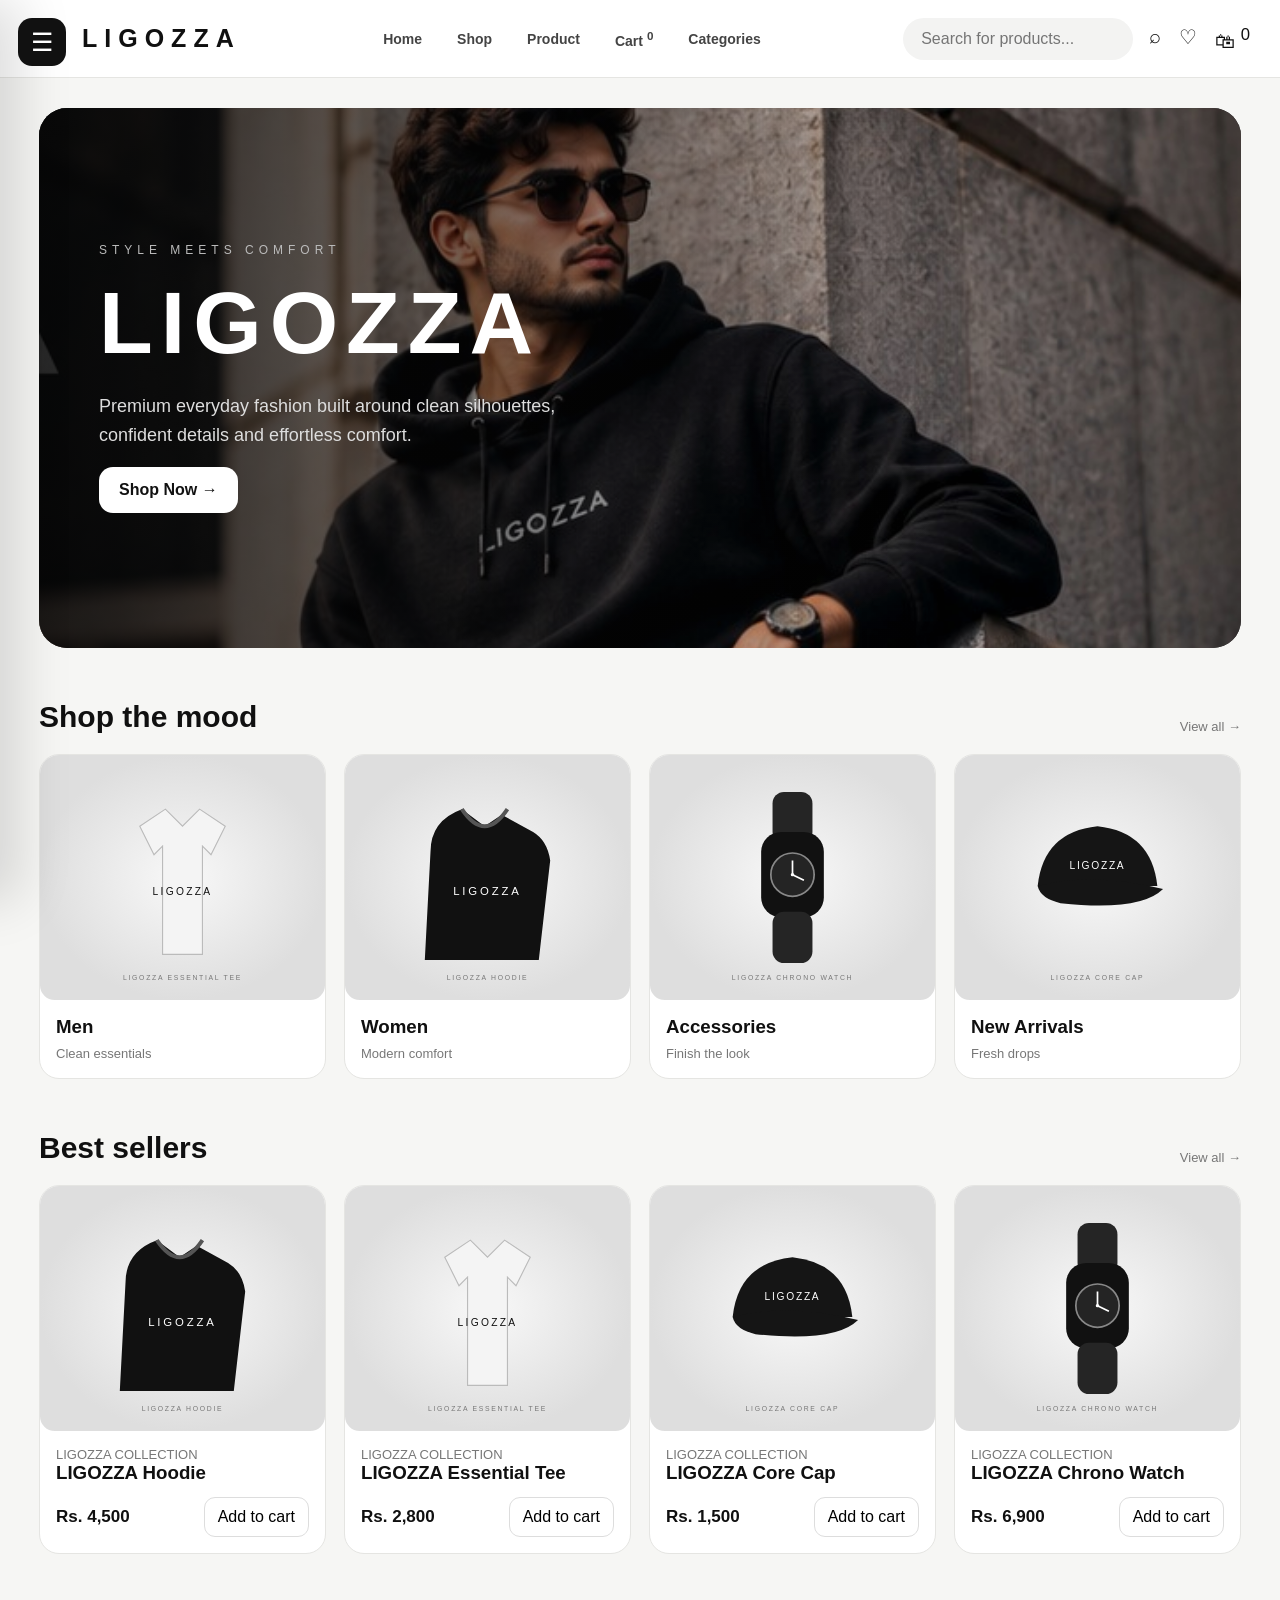
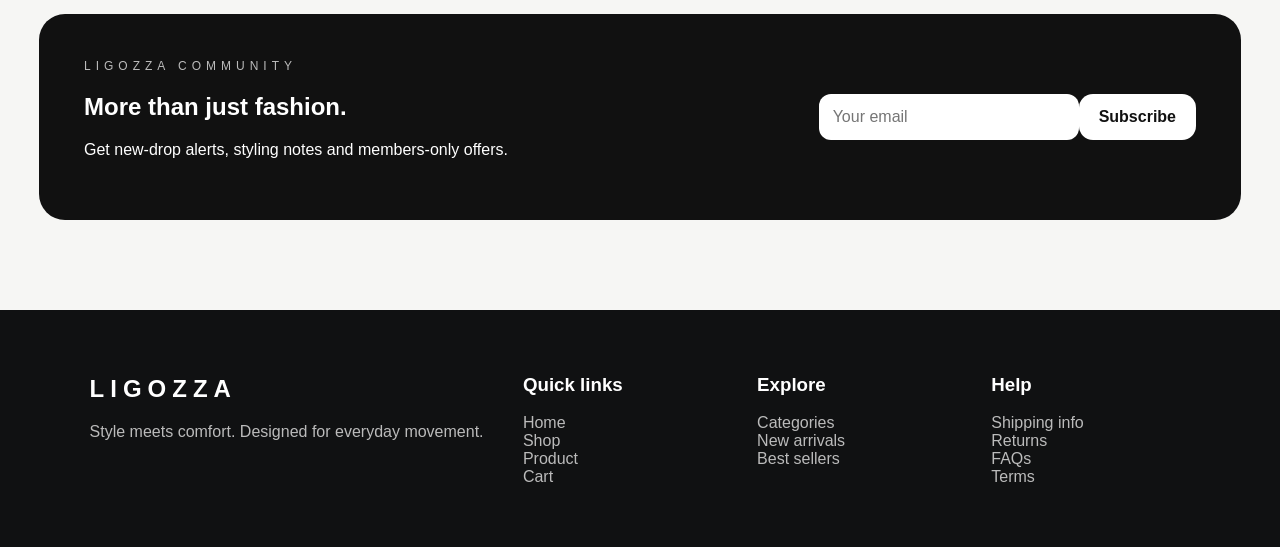
<file: LIGOZZA-full-source/LIGOZZA/index.html>
<!doctype html><html lang="en"><head><meta charset="utf-8"><meta name="viewport" content="width=device-width,initial-scale=1"><title>Home — LIGOZZA</title><link rel="stylesheet" href="styles.css"></head><body><button class="menu-btn" aria-label="Open menu">☰</button>
<aside class="drawer"><div class="brand">LIGOZZA</div><a href="index.html">⌂ &nbsp; Home</a><a href="shop.html">◫ &nbsp; Shop</a><a href="product.html">◉ &nbsp; Product</a><a href="cart.html">🛍 &nbsp; Cart</a><a href="categories.html">▦ &nbsp; Categories</a><a href="shop.html">✦ &nbsp; New Arrivals</a><a href="shop.html">★ &nbsp; Best Sellers</a><a href="index.html#about">ⓘ &nbsp; About Us</a><a href="index.html#contact">✉ &nbsp; Contact</a><div class="small">LIGOZZA · STYLE MEETS COMFORT</div></aside>
<header class="header">
  <a class="logo" href="index.html">LIGOZZA</a>
  <nav class="top-nav">
    <a href="index.html">Home</a>
    <a href="shop.html">Shop</a>
    <a href="product.html">Product</a>
    <a href="cart.html">Cart <sup data-cart-count>0</sup></a>
    <a href="categories.html">Categories</a>
  </nav>
  <div class="header-tools"><input class="search" placeholder="Search for products..." onkeydown="if(event.key==='Enter')location='shop.html'"><div class="icons"><a href="shop.html">⌕</a><a href="cart.html">♡</a><a href="cart.html">🛍 <sup data-cart-count>0</sup></a></div></div>
</header>
<main class="container"><section class="hero"><img src="assets/hero-generated.jpg" alt="LIGOZZA generated campaign visual"><div class="hero-copy"><div class="eyebrow">STYLE MEETS COMFORT</div><h1>LIGOZZA</h1><p>Premium everyday fashion built around clean silhouettes, confident details and effortless comfort.</p><a class="btn light" href="shop.html">Shop Now →</a></div></section>
<div class="section-head"><h2>Shop the mood</h2><a class="muted" href="shop.html">View all →</a></div><div class="grid">
<a class="cat" href="men.html"><img src="assets/tee.svg"><div class="pad"><h3>Men</h3><span class="muted">Clean essentials</span></div></a>
<a class="cat" href="women.html"><img src="assets/hoodie.svg"><div class="pad"><h3>Women</h3><span class="muted">Modern comfort</span></div></a>
<a class="cat" href="accessories.html"><img src="assets/watch.svg"><div class="pad"><h3>Accessories</h3><span class="muted">Finish the look</span></div></a>
<a class="cat" href="new-arrivals.html"><img src="assets/cap.svg"><div class="pad"><h3>New Arrivals</h3><span class="muted">Fresh drops</span></div></a></div>
<div class="section-head"><h2>Best sellers</h2><a class="muted" href="shop.html">View all →</a></div><div id="best-grid" class="grid"></div>
<section class="newsletter" id="about"><div><div class="eyebrow">LIGOZZA COMMUNITY</div><h2>More than just fashion.</h2><p>Get new-drop alerts, styling notes and members-only offers.</p></div><form onsubmit="event.preventDefault();toast('Thanks for joining LIGOZZA!')"><input type="email" required placeholder="Your email"><button class="btn light">Subscribe</button></form></section></main>
<footer class="footer"><div><h2 style="color:#fff;letter-spacing:6px">LIGOZZA</h2><p>Style meets comfort. Designed for everyday movement.</p></div><div><h3>Quick links</h3><p><a href="index.html">Home</a><br><a href="shop.html">Shop</a><br><a href="product.html">Product</a><br><a href="cart.html">Cart</a></p></div><div><h3>Explore</h3><p><a href="categories.html">Categories</a><br>New arrivals<br>Best sellers</p></div><div><h3>Help</h3><p>Shipping info<br>Returns<br>FAQs<br>Terms</p></div></footer><script src="app.js"></script></body></html>
</file>
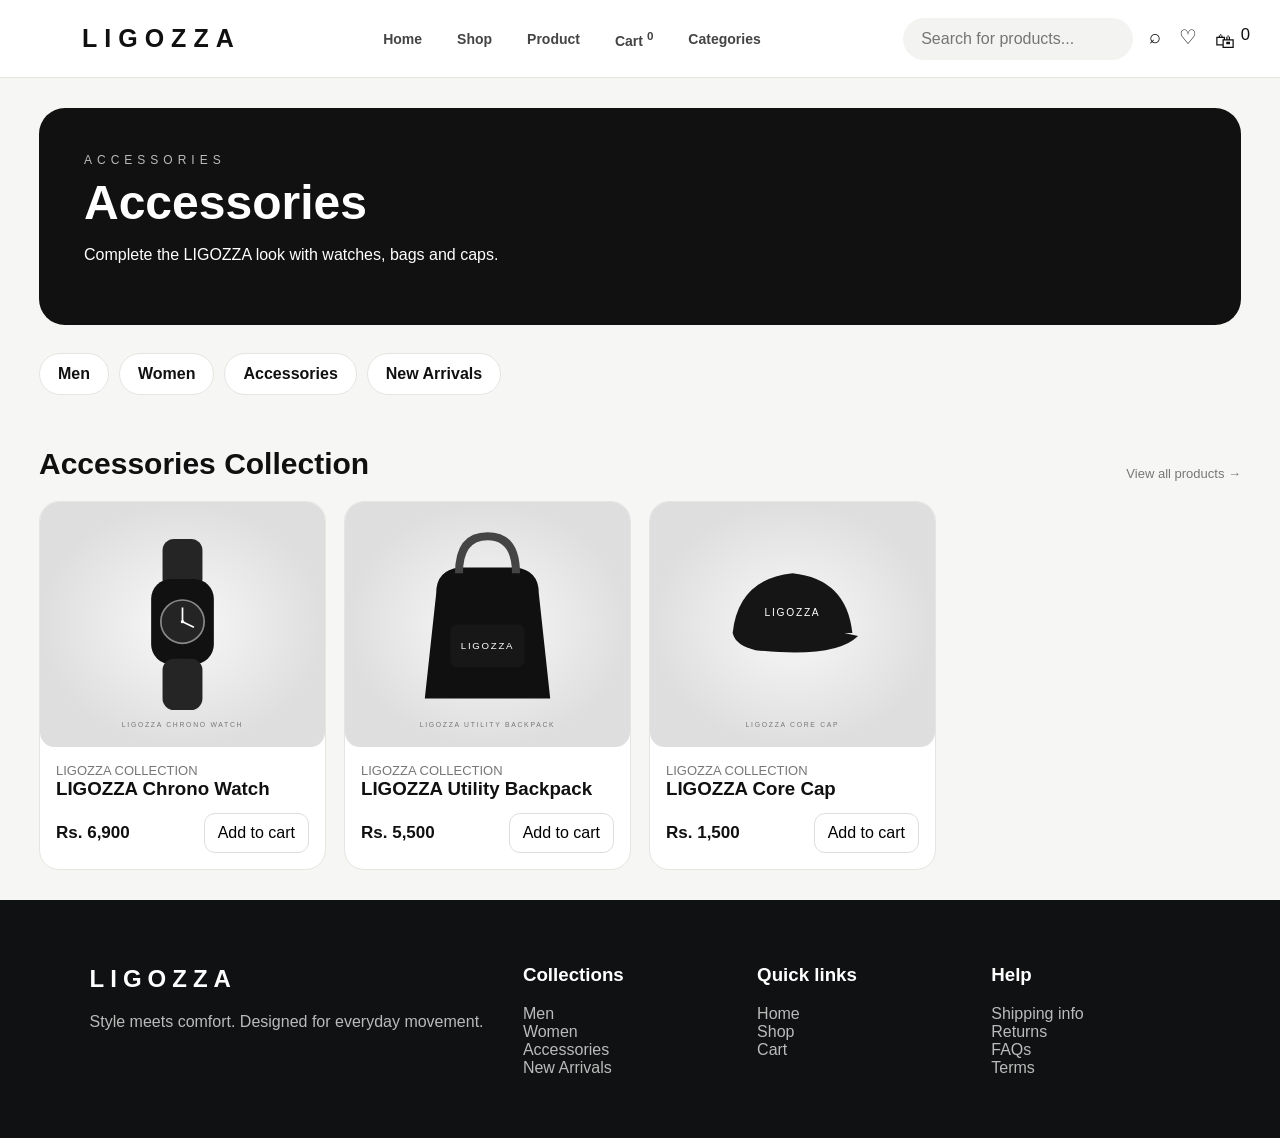
<file: LIGOZZA-full-source/LIGOZZA/accessories.html>
<!doctype html><html lang="en"><head><meta charset="utf-8"><meta name="viewport" content="width=device-width,initial-scale=1"><title>Accessories — LIGOZZA</title><link rel="stylesheet" href="styles.css"></head><body><header class="header">
  <a class="logo" href="index.html">LIGOZZA</a>
  <nav class="top-nav">
    <a href="index.html">Home</a>
    <a href="shop.html">Shop</a>
    <a href="product.html">Product</a>
    <a href="cart.html">Cart <sup data-cart-count>0</sup></a>
    <a href="categories.html">Categories</a>
  </nav>
  <div class="header-tools"><input class="search" placeholder="Search for products..." onkeydown="if(event.key==='Enter')location='shop.html'"><div class="icons"><a href="shop.html">⌕</a><a href="cart.html">♡</a><a href="cart.html">🛍 <sup data-cart-count>0</sup></a></div></div>
</header><main class="container">
<section class="category-banner">
  <div class="eyebrow">ACCESSORIES</div>
  <h1>Accessories</h1>
  <p>Complete the LIGOZZA look with watches, bags and caps.</p>
</section>
<div class="category-nav">
  <a href="men.html">Men</a>
  <a href="women.html">Women</a>
  <a href="accessories.html">Accessories</a>
  <a href="new-arrivals.html">New Arrivals</a>
</div>
<div class="section-head"><h2>Accessories Collection</h2><a class="muted" href="shop.html">View all products →</a></div>
<div id="category-products" class="grid"></div>
</main>
<script>
window.LIGOZZA_CATEGORY_IDS = "watch,bag,cap".split(",");
</script><footer class="footer"><div><h2 style="color:#fff;letter-spacing:6px">LIGOZZA</h2><p>Style meets comfort. Designed for everyday movement.</p></div><div><h3>Collections</h3><p><a href="men.html">Men</a><br><a href="women.html">Women</a><br><a href="accessories.html">Accessories</a><br><a href="new-arrivals.html">New Arrivals</a></p></div><div><h3>Quick links</h3><p><a href="index.html">Home</a><br><a href="shop.html">Shop</a><br><a href="cart.html">Cart</a></p></div><div><h3>Help</h3><p>Shipping info<br>Returns<br>FAQs<br>Terms</p></div></footer><script src="app.js"></script></body></html>
</file>
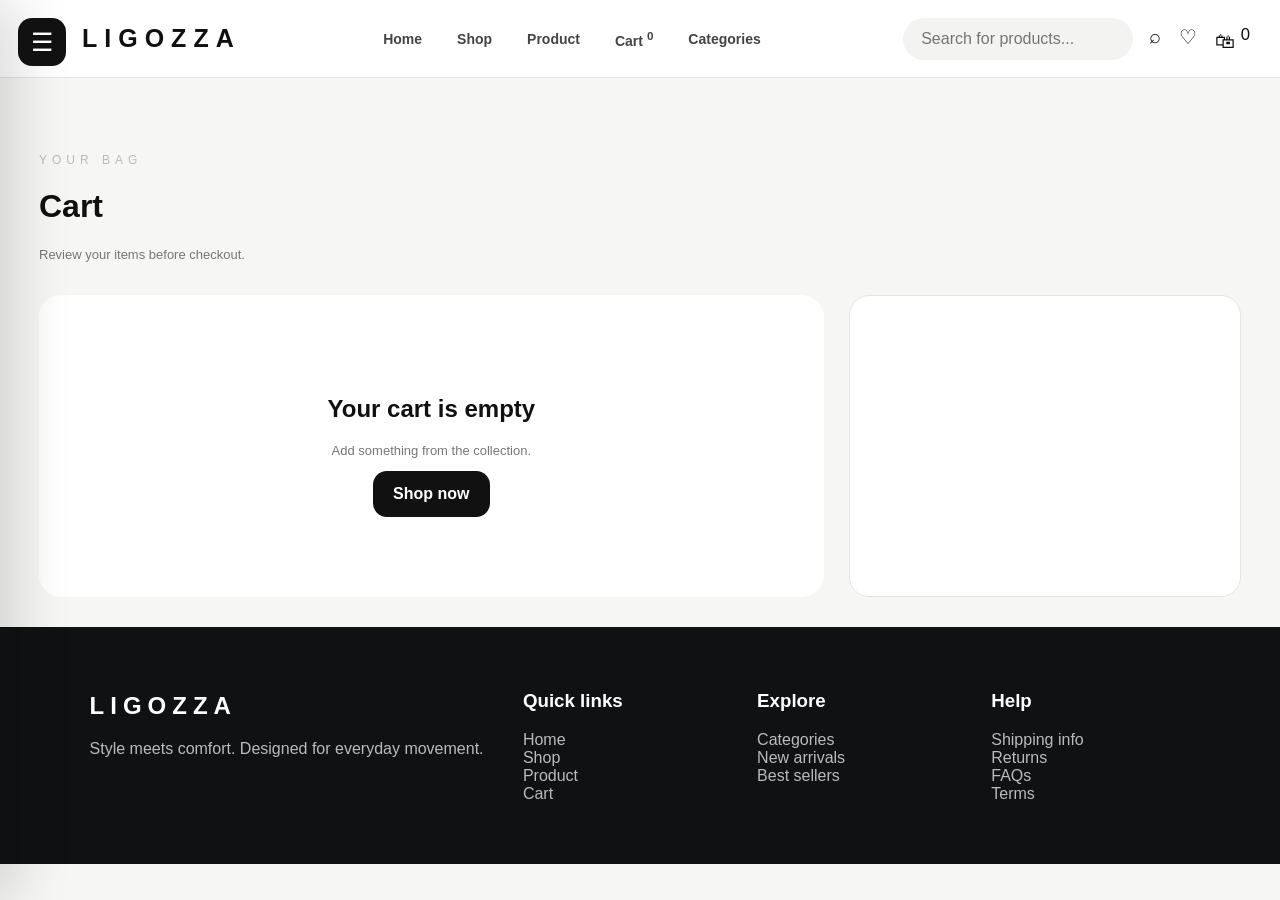
<file: LIGOZZA-full-source/LIGOZZA/cart.html>
<!doctype html><html lang="en"><head><meta charset="utf-8"><meta name="viewport" content="width=device-width,initial-scale=1"><title>Cart — LIGOZZA</title><link rel="stylesheet" href="styles.css"></head><body><button class="menu-btn" aria-label="Open menu">☰</button>
<aside class="drawer"><div class="brand">LIGOZZA</div><a href="index.html">⌂ &nbsp; Home</a><a href="shop.html">◫ &nbsp; Shop</a><a href="product.html">◉ &nbsp; Product</a><a href="cart.html">🛍 &nbsp; Cart</a><a href="categories.html">▦ &nbsp; Categories</a><a href="shop.html">✦ &nbsp; New Arrivals</a><a href="shop.html">★ &nbsp; Best Sellers</a><a href="index.html#about">ⓘ &nbsp; About Us</a><a href="index.html#contact">✉ &nbsp; Contact</a><div class="small">LIGOZZA · STYLE MEETS COMFORT</div></aside>
<header class="header">
  <a class="logo" href="index.html">LIGOZZA</a>
  <nav class="top-nav">
    <a href="index.html">Home</a>
    <a href="shop.html">Shop</a>
    <a href="product.html">Product</a>
    <a href="cart.html">Cart <sup data-cart-count>0</sup></a>
    <a href="categories.html">Categories</a>
  </nav>
  <div class="header-tools"><input class="search" placeholder="Search for products..." onkeydown="if(event.key==='Enter')location='shop.html'"><div class="icons"><a href="shop.html">⌕</a><a href="cart.html">♡</a><a href="cart.html">🛍 <sup data-cart-count>0</sup></a></div></div>
</header><main class="container"><div class="page-title"><div class="eyebrow">YOUR BAG</div><h1>Cart</h1><p class="muted">Review your items before checkout.</p></div><section class="cart-layout"><div id="cart-list"></div><aside id="cart-summary" class="summary"></aside></section></main><footer class="footer"><div><h2 style="color:#fff;letter-spacing:6px">LIGOZZA</h2><p>Style meets comfort. Designed for everyday movement.</p></div><div><h3>Quick links</h3><p><a href="index.html">Home</a><br><a href="shop.html">Shop</a><br><a href="product.html">Product</a><br><a href="cart.html">Cart</a></p></div><div><h3>Explore</h3><p><a href="categories.html">Categories</a><br>New arrivals<br>Best sellers</p></div><div><h3>Help</h3><p>Shipping info<br>Returns<br>FAQs<br>Terms</p></div></footer><script src="app.js"></script></body></html>
</file>
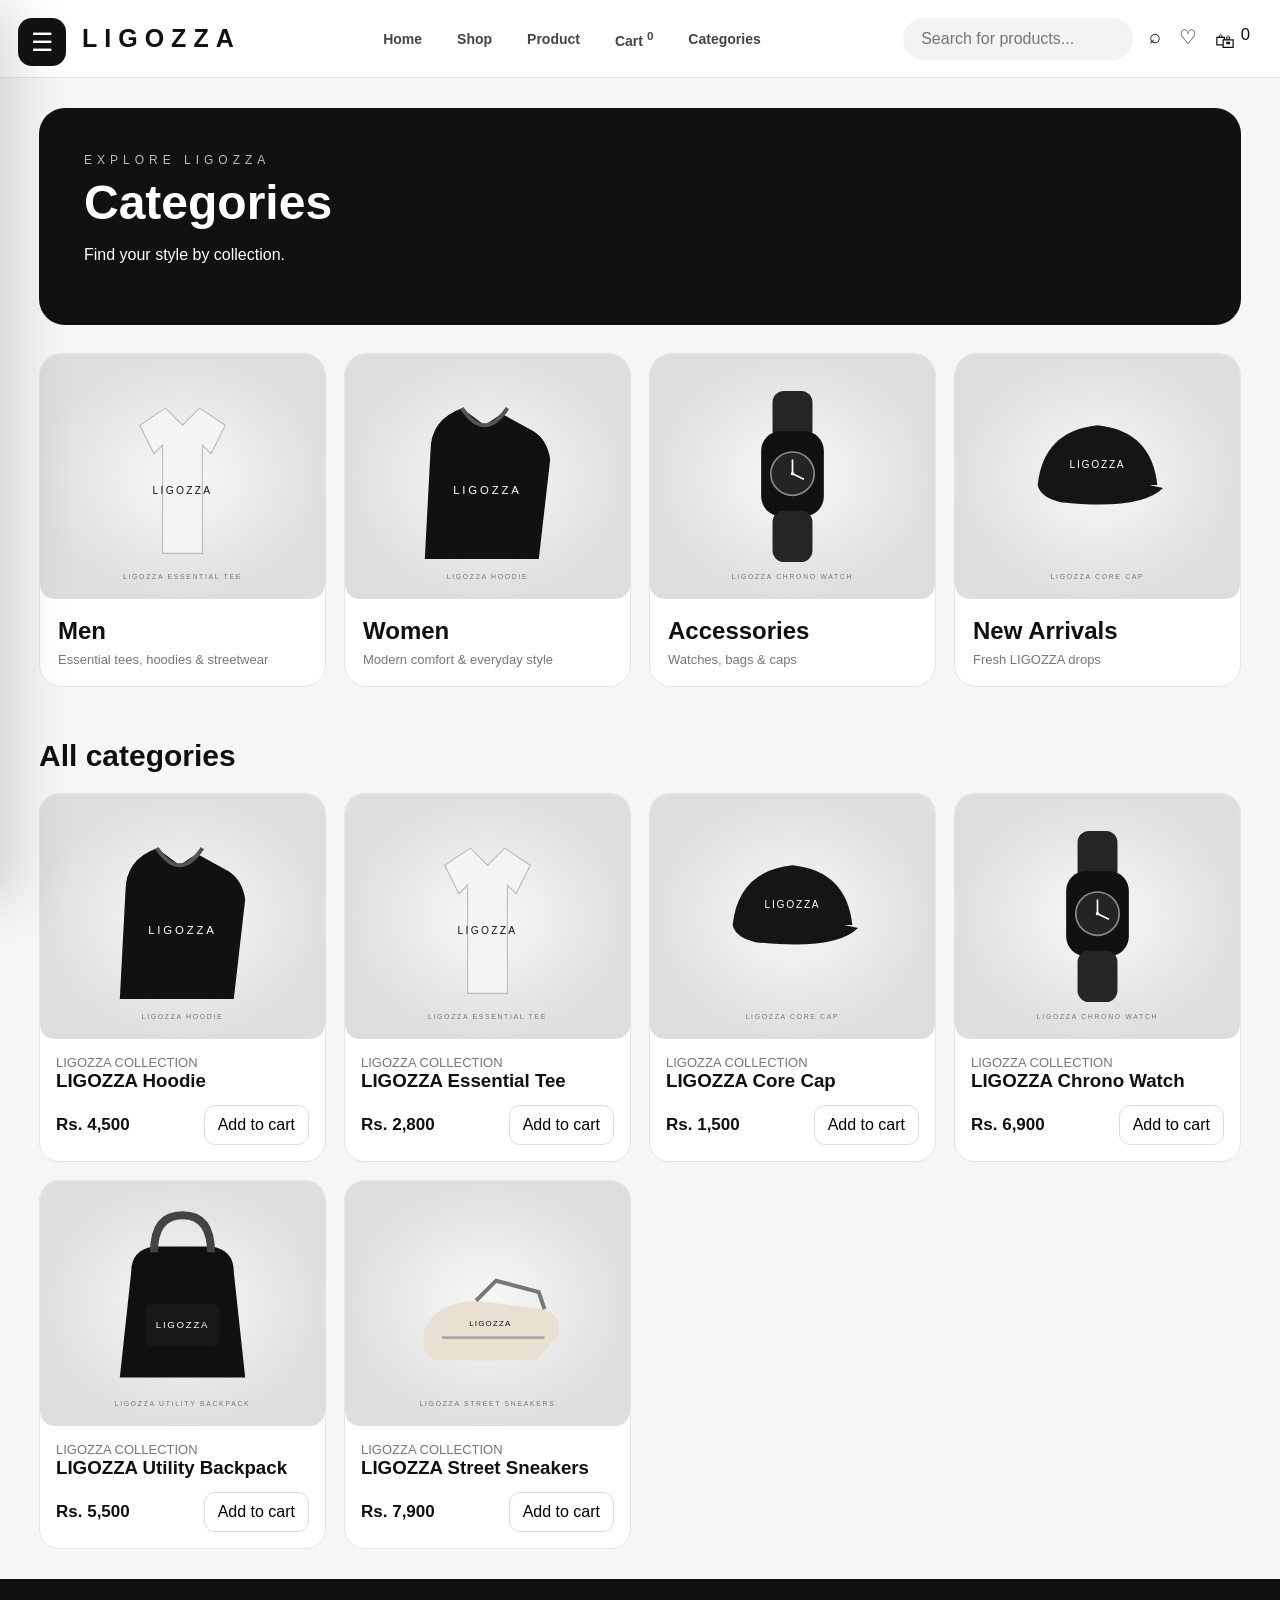
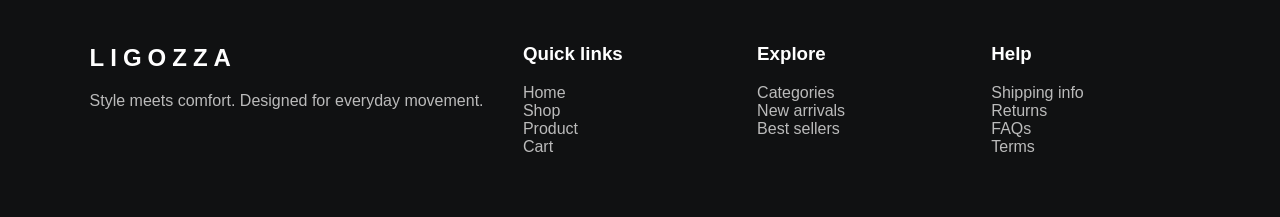
<file: LIGOZZA-full-source/LIGOZZA/categories.html>
<!doctype html><html lang="en"><head><meta charset="utf-8"><meta name="viewport" content="width=device-width,initial-scale=1"><title>Categories — LIGOZZA</title><link rel="stylesheet" href="styles.css"></head><body><button class="menu-btn" aria-label="Open menu">☰</button>
<aside class="drawer"><div class="brand">LIGOZZA</div><a href="index.html">⌂ &nbsp; Home</a><a href="shop.html">◫ &nbsp; Shop</a><a href="product.html">◉ &nbsp; Product</a><a href="cart.html">🛍 &nbsp; Cart</a><a href="categories.html">▦ &nbsp; Categories</a><a href="shop.html">✦ &nbsp; New Arrivals</a><a href="shop.html">★ &nbsp; Best Sellers</a><a href="index.html#about">ⓘ &nbsp; About Us</a><a href="index.html#contact">✉ &nbsp; Contact</a><div class="small">LIGOZZA · STYLE MEETS COMFORT</div></aside>
<header class="header">
  <a class="logo" href="index.html">LIGOZZA</a>
  <nav class="top-nav">
    <a href="index.html">Home</a>
    <a href="shop.html">Shop</a>
    <a href="product.html">Product</a>
    <a href="cart.html">Cart <sup data-cart-count>0</sup></a>
    <a href="categories.html">Categories</a>
  </nav>
  <div class="header-tools"><input class="search" placeholder="Search for products..." onkeydown="if(event.key==='Enter')location='shop.html'"><div class="icons"><a href="shop.html">⌕</a><a href="cart.html">♡</a><a href="cart.html">🛍 <sup data-cart-count>0</sup></a></div></div>
</header><main class="container">
<section class="category-banner"><div class="eyebrow">EXPLORE LIGOZZA</div><h1>Categories</h1><p>Find your style by collection.</p></section>
<section class="category-grid">
<a class="category-card" href="men.html"><img src="assets/tee.svg"><div class="pad"><h2>Men</h2><span class="muted">Essential tees, hoodies & streetwear</span></div></a>
<a class="category-card" href="women.html"><img src="assets/hoodie.svg"><div class="pad"><h2>Women</h2><span class="muted">Modern comfort & everyday style</span></div></a>
<a class="category-card" href="accessories.html"><img src="assets/watch.svg"><div class="pad"><h2>Accessories</h2><span class="muted">Watches, bags & caps</span></div></a>
<a class="category-card" href="new-arrivals.html"><img src="assets/cap.svg"><div class="pad"><h2>New Arrivals</h2><span class="muted">Fresh LIGOZZA drops</span></div></a>
</section>
<div class="section-head"><h2 id="category-heading">All categories</h2></div>
<div id="category-products" class="grid"></div>
</main><footer class="footer"><div><h2 style="color:#fff;letter-spacing:6px">LIGOZZA</h2><p>Style meets comfort. Designed for everyday movement.</p></div><div><h3>Quick links</h3><p><a href="index.html">Home</a><br><a href="shop.html">Shop</a><br><a href="product.html">Product</a><br><a href="cart.html">Cart</a></p></div><div><h3>Explore</h3><p><a href="categories.html">Categories</a><br>New arrivals<br>Best sellers</p></div><div><h3>Help</h3><p>Shipping info<br>Returns<br>FAQs<br>Terms</p></div></footer><script src="app.js"></script></body></html>
</file>
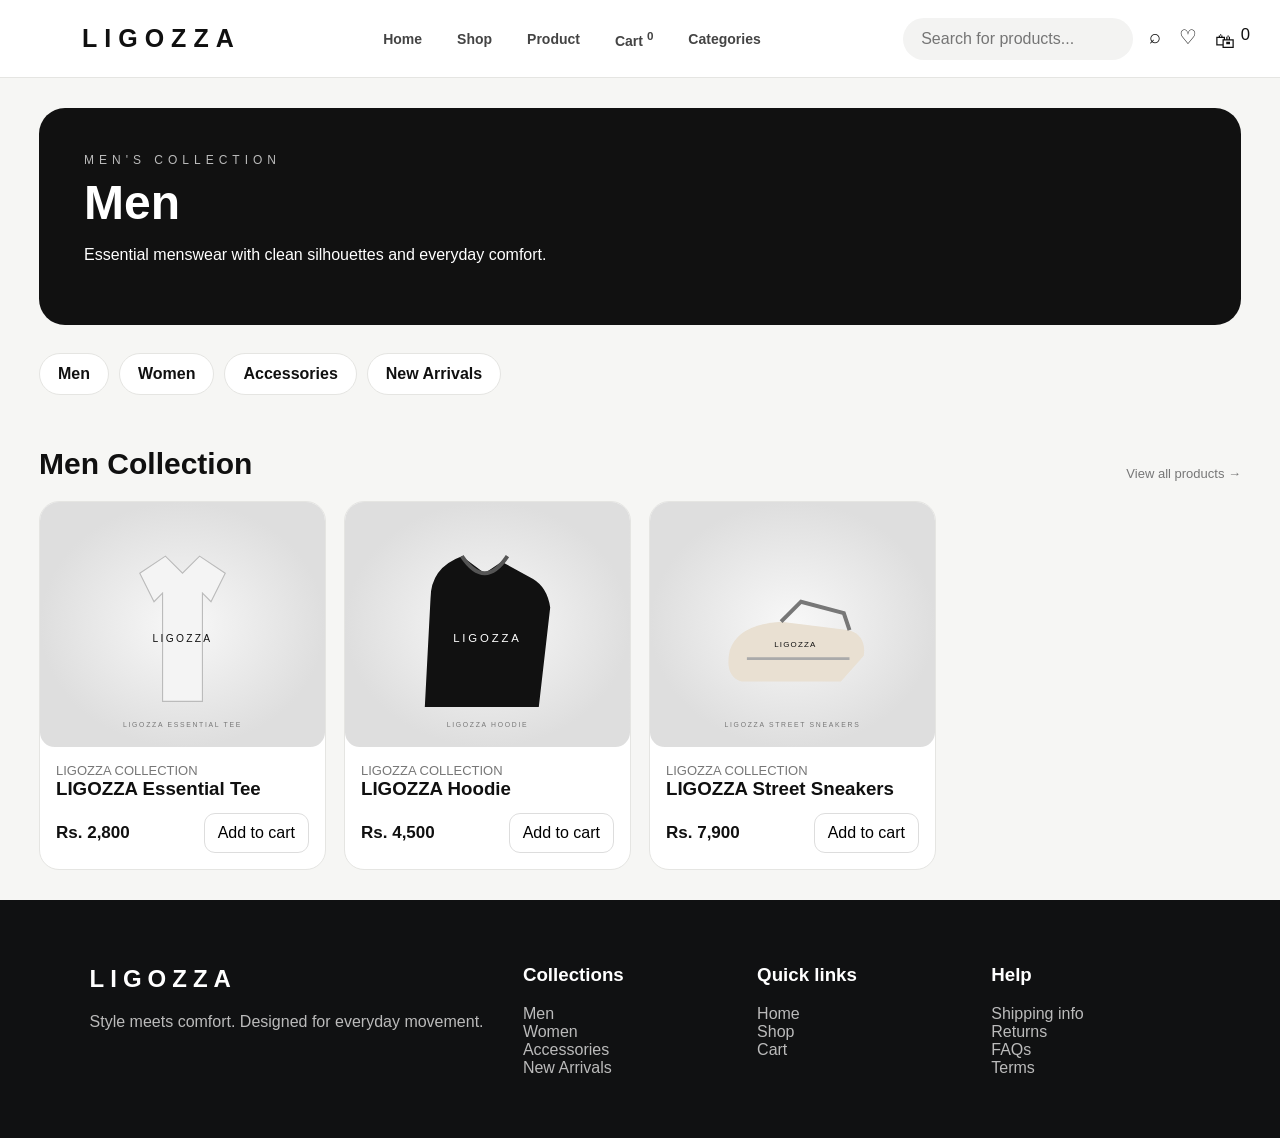
<file: LIGOZZA-full-source/LIGOZZA/men.html>
<!doctype html><html lang="en"><head><meta charset="utf-8"><meta name="viewport" content="width=device-width,initial-scale=1"><title>Men — LIGOZZA</title><link rel="stylesheet" href="styles.css"></head><body><header class="header">
  <a class="logo" href="index.html">LIGOZZA</a>
  <nav class="top-nav">
    <a href="index.html">Home</a>
    <a href="shop.html">Shop</a>
    <a href="product.html">Product</a>
    <a href="cart.html">Cart <sup data-cart-count>0</sup></a>
    <a href="categories.html">Categories</a>
  </nav>
  <div class="header-tools"><input class="search" placeholder="Search for products..." onkeydown="if(event.key==='Enter')location='shop.html'"><div class="icons"><a href="shop.html">⌕</a><a href="cart.html">♡</a><a href="cart.html">🛍 <sup data-cart-count>0</sup></a></div></div>
</header><main class="container">
<section class="category-banner">
  <div class="eyebrow">MEN'S COLLECTION</div>
  <h1>Men</h1>
  <p>Essential menswear with clean silhouettes and everyday comfort.</p>
</section>
<div class="category-nav">
  <a href="men.html">Men</a>
  <a href="women.html">Women</a>
  <a href="accessories.html">Accessories</a>
  <a href="new-arrivals.html">New Arrivals</a>
</div>
<div class="section-head"><h2>Men Collection</h2><a class="muted" href="shop.html">View all products →</a></div>
<div id="category-products" class="grid"></div>
</main>
<script>
window.LIGOZZA_CATEGORY_IDS = "tee,hoodie,sneakers".split(",");
</script><footer class="footer"><div><h2 style="color:#fff;letter-spacing:6px">LIGOZZA</h2><p>Style meets comfort. Designed for everyday movement.</p></div><div><h3>Collections</h3><p><a href="men.html">Men</a><br><a href="women.html">Women</a><br><a href="accessories.html">Accessories</a><br><a href="new-arrivals.html">New Arrivals</a></p></div><div><h3>Quick links</h3><p><a href="index.html">Home</a><br><a href="shop.html">Shop</a><br><a href="cart.html">Cart</a></p></div><div><h3>Help</h3><p>Shipping info<br>Returns<br>FAQs<br>Terms</p></div></footer><script src="app.js"></script></body></html>
</file>
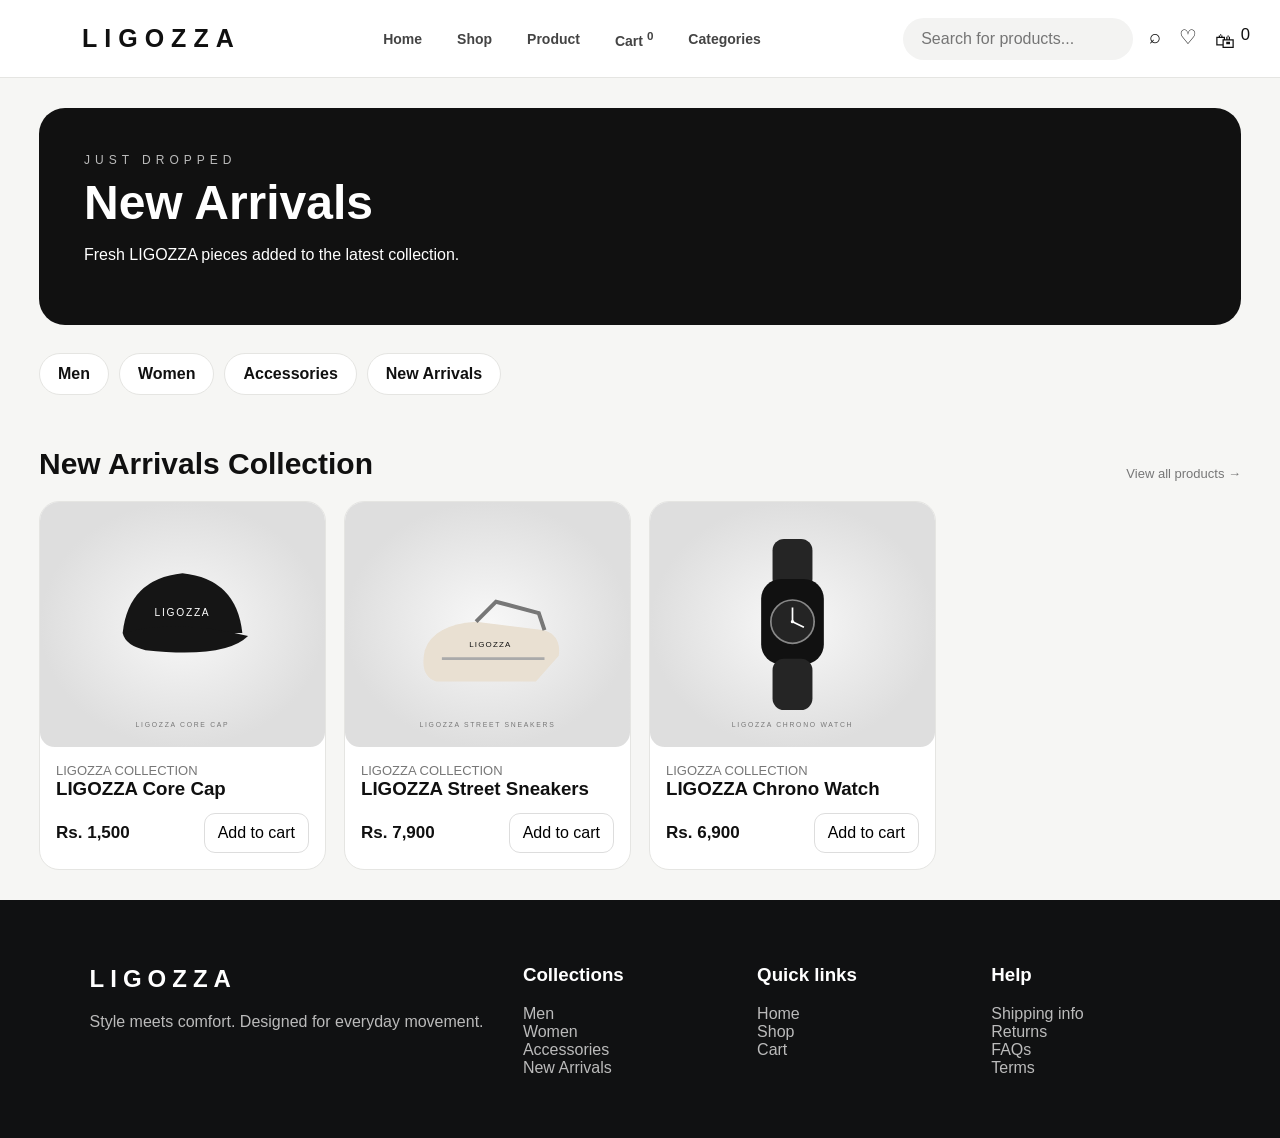
<file: LIGOZZA-full-source/LIGOZZA/new-arrivals.html>
<!doctype html><html lang="en"><head><meta charset="utf-8"><meta name="viewport" content="width=device-width,initial-scale=1"><title>New Arrivals — LIGOZZA</title><link rel="stylesheet" href="styles.css"></head><body><header class="header">
  <a class="logo" href="index.html">LIGOZZA</a>
  <nav class="top-nav">
    <a href="index.html">Home</a>
    <a href="shop.html">Shop</a>
    <a href="product.html">Product</a>
    <a href="cart.html">Cart <sup data-cart-count>0</sup></a>
    <a href="categories.html">Categories</a>
  </nav>
  <div class="header-tools"><input class="search" placeholder="Search for products..." onkeydown="if(event.key==='Enter')location='shop.html'"><div class="icons"><a href="shop.html">⌕</a><a href="cart.html">♡</a><a href="cart.html">🛍 <sup data-cart-count>0</sup></a></div></div>
</header><main class="container">
<section class="category-banner">
  <div class="eyebrow">JUST DROPPED</div>
  <h1>New Arrivals</h1>
  <p>Fresh LIGOZZA pieces added to the latest collection.</p>
</section>
<div class="category-nav">
  <a href="men.html">Men</a>
  <a href="women.html">Women</a>
  <a href="accessories.html">Accessories</a>
  <a href="new-arrivals.html">New Arrivals</a>
</div>
<div class="section-head"><h2>New Arrivals Collection</h2><a class="muted" href="shop.html">View all products →</a></div>
<div id="category-products" class="grid"></div>
</main>
<script>
window.LIGOZZA_CATEGORY_IDS = "cap,sneakers,watch".split(",");
</script><footer class="footer"><div><h2 style="color:#fff;letter-spacing:6px">LIGOZZA</h2><p>Style meets comfort. Designed for everyday movement.</p></div><div><h3>Collections</h3><p><a href="men.html">Men</a><br><a href="women.html">Women</a><br><a href="accessories.html">Accessories</a><br><a href="new-arrivals.html">New Arrivals</a></p></div><div><h3>Quick links</h3><p><a href="index.html">Home</a><br><a href="shop.html">Shop</a><br><a href="cart.html">Cart</a></p></div><div><h3>Help</h3><p>Shipping info<br>Returns<br>FAQs<br>Terms</p></div></footer><script src="app.js"></script></body></html>
</file>
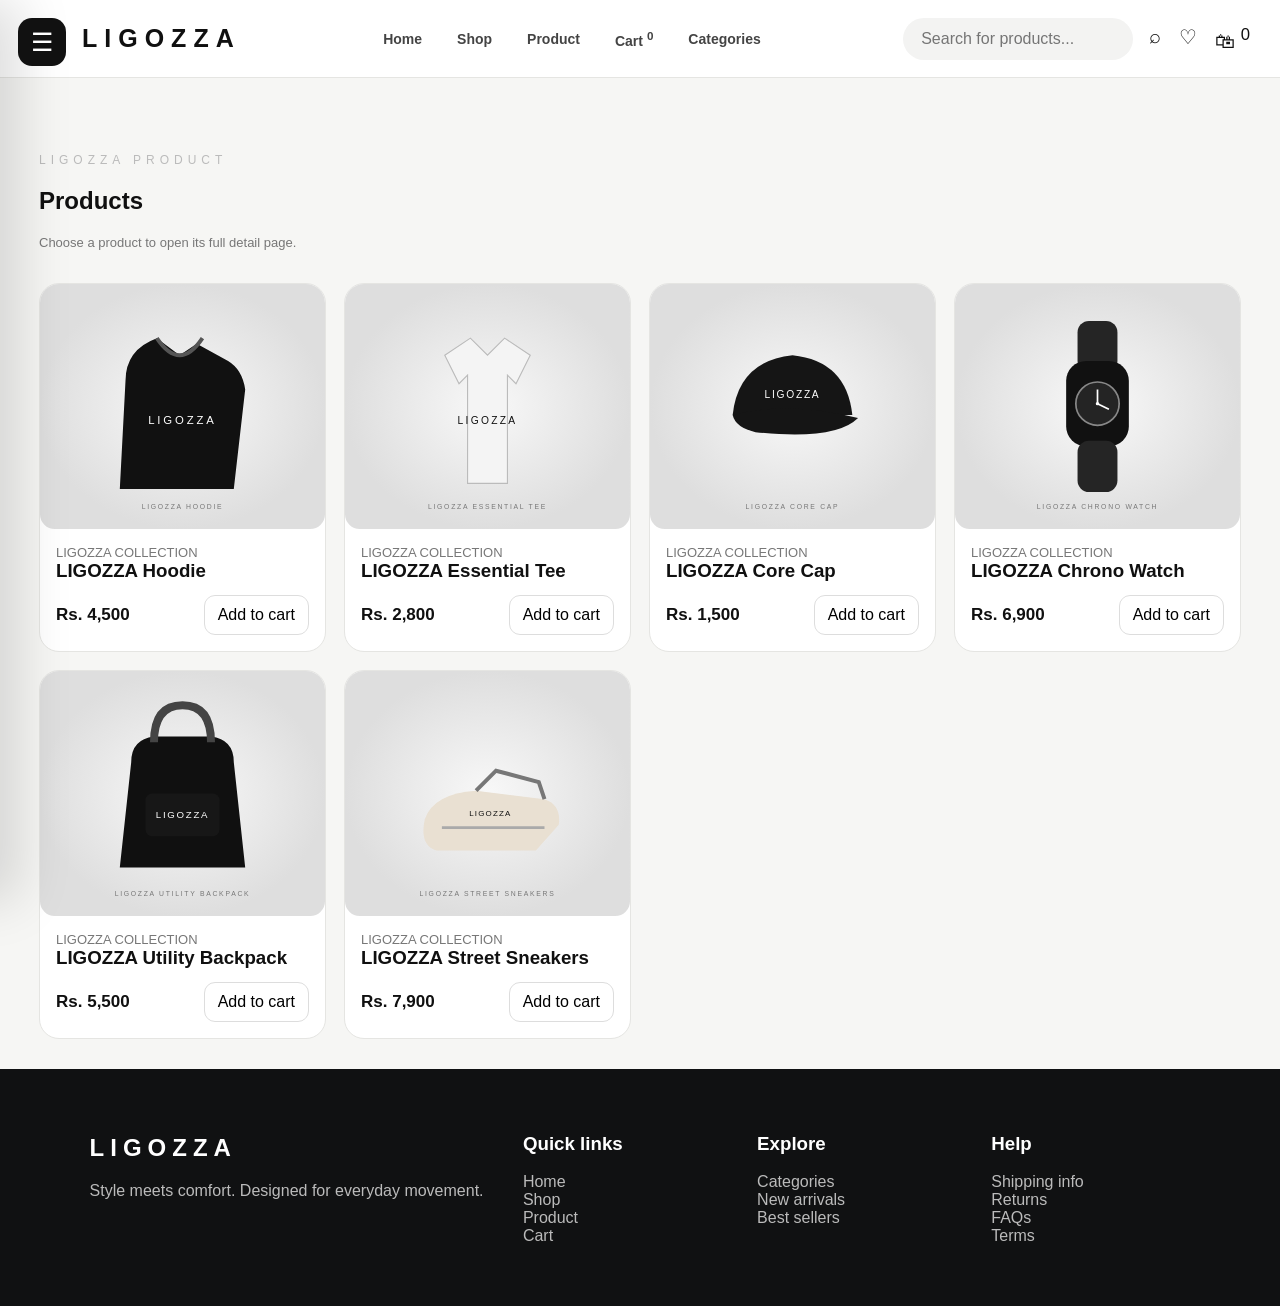
<file: LIGOZZA-full-source/LIGOZZA/product.html>
<!doctype html><html lang="en"><head><meta charset="utf-8"><meta name="viewport" content="width=device-width,initial-scale=1"><title>Product — LIGOZZA</title><link rel="stylesheet" href="styles.css"></head><body><button class="menu-btn" aria-label="Open menu">☰</button>
<aside class="drawer"><div class="brand">LIGOZZA</div><a href="index.html">⌂ &nbsp; Home</a><a href="shop.html">◫ &nbsp; Shop</a><a href="product.html">◉ &nbsp; Product</a><a href="cart.html">🛍 &nbsp; Cart</a><a href="categories.html">▦ &nbsp; Categories</a><a href="shop.html">✦ &nbsp; New Arrivals</a><a href="shop.html">★ &nbsp; Best Sellers</a><a href="index.html#about">ⓘ &nbsp; About Us</a><a href="index.html#contact">✉ &nbsp; Contact</a><div class="small">LIGOZZA · STYLE MEETS COMFORT</div></aside>
<header class="header">
  <a class="logo" href="index.html">LIGOZZA</a>
  <nav class="top-nav">
    <a href="index.html">Home</a>
    <a href="shop.html">Shop</a>
    <a href="product.html">Product</a>
    <a href="cart.html">Cart <sup data-cart-count>0</sup></a>
    <a href="categories.html">Categories</a>
  </nav>
  <div class="header-tools"><input class="search" placeholder="Search for products..." onkeydown="if(event.key==='Enter')location='shop.html'"><div class="icons"><a href="shop.html">⌕</a><a href="cart.html">♡</a><a href="cart.html">🛍 <sup data-cart-count>0</sup></a></div></div>
</header><main class="container"><div id="product-detail"></div><section id="product-list-section"><div class="page-title"><div class="eyebrow">LIGOZZA PRODUCT</div><h1>Products</h1><p class="muted">Choose a product to open its full detail page.</p></div><div id="product-grid" class="grid"></div></section></main><footer class="footer"><div><h2 style="color:#fff;letter-spacing:6px">LIGOZZA</h2><p>Style meets comfort. Designed for everyday movement.</p></div><div><h3>Quick links</h3><p><a href="index.html">Home</a><br><a href="shop.html">Shop</a><br><a href="product.html">Product</a><br><a href="cart.html">Cart</a></p></div><div><h3>Explore</h3><p><a href="categories.html">Categories</a><br>New arrivals<br>Best sellers</p></div><div><h3>Help</h3><p>Shipping info<br>Returns<br>FAQs<br>Terms</p></div></footer><script src="app.js"></script></body></html>
</file>
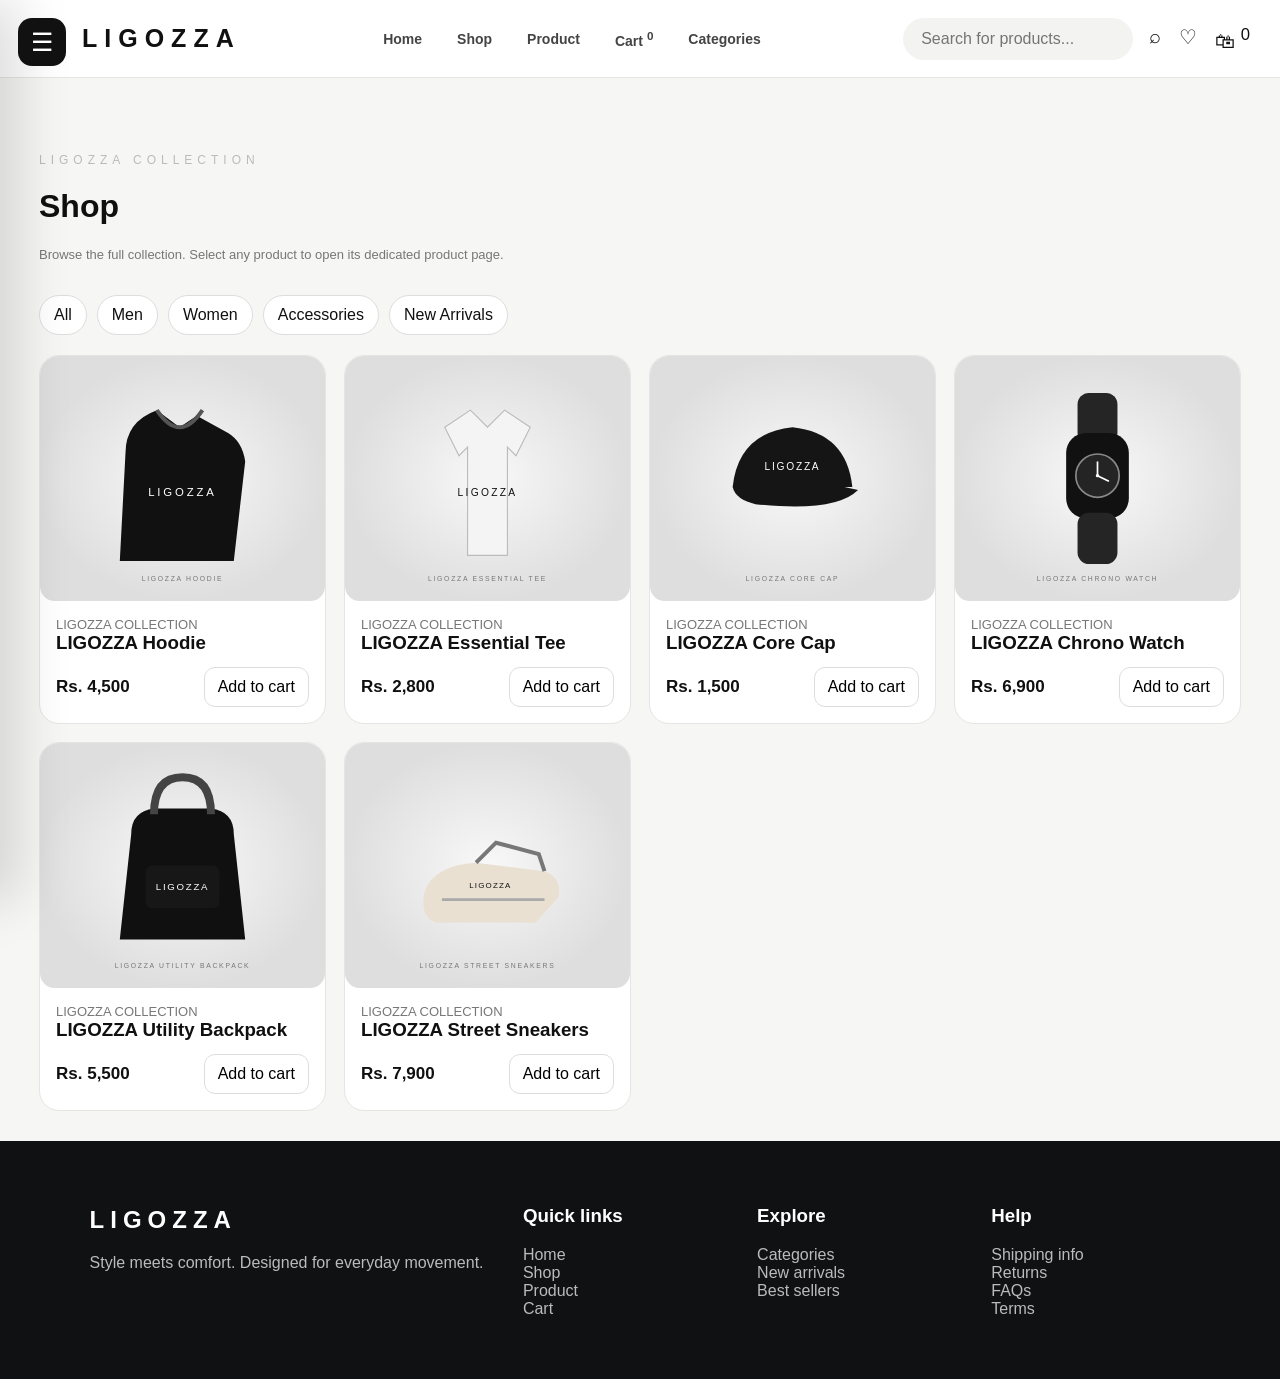
<file: LIGOZZA-full-source/LIGOZZA/shop.html>
<!doctype html><html lang="en"><head><meta charset="utf-8"><meta name="viewport" content="width=device-width,initial-scale=1"><title>Shop — LIGOZZA</title><link rel="stylesheet" href="styles.css"></head><body><button class="menu-btn" aria-label="Open menu">☰</button>
<aside class="drawer"><div class="brand">LIGOZZA</div><a href="index.html">⌂ &nbsp; Home</a><a href="shop.html">◫ &nbsp; Shop</a><a href="product.html">◉ &nbsp; Product</a><a href="cart.html">🛍 &nbsp; Cart</a><a href="categories.html">▦ &nbsp; Categories</a><a href="shop.html">✦ &nbsp; New Arrivals</a><a href="shop.html">★ &nbsp; Best Sellers</a><a href="index.html#about">ⓘ &nbsp; About Us</a><a href="index.html#contact">✉ &nbsp; Contact</a><div class="small">LIGOZZA · STYLE MEETS COMFORT</div></aside>
<header class="header">
  <a class="logo" href="index.html">LIGOZZA</a>
  <nav class="top-nav">
    <a href="index.html">Home</a>
    <a href="shop.html">Shop</a>
    <a href="product.html">Product</a>
    <a href="cart.html">Cart <sup data-cart-count>0</sup></a>
    <a href="categories.html">Categories</a>
  </nav>
  <div class="header-tools"><input class="search" placeholder="Search for products..." onkeydown="if(event.key==='Enter')location='shop.html'"><div class="icons"><a href="shop.html">⌕</a><a href="cart.html">♡</a><a href="cart.html">🛍 <sup data-cart-count>0</sup></a></div></div>
</header><main class="container"><div class="page-title"><div class="eyebrow">LIGOZZA COLLECTION</div><h1>Shop</h1><p class="muted">Browse the full collection. Select any product to open its dedicated product page.</p></div><div class="filters"><a class="filter" href="shop.html">All</a><a class="filter" href="categories.html?cat=men">Men</a><a class="filter" href="categories.html?cat=women">Women</a><a class="filter" href="categories.html?cat=accessories">Accessories</a><a class="filter" href="categories.html?cat=new">New Arrivals</a></div><div id="product-grid" class="grid"></div></main><footer class="footer"><div><h2 style="color:#fff;letter-spacing:6px">LIGOZZA</h2><p>Style meets comfort. Designed for everyday movement.</p></div><div><h3>Quick links</h3><p><a href="index.html">Home</a><br><a href="shop.html">Shop</a><br><a href="product.html">Product</a><br><a href="cart.html">Cart</a></p></div><div><h3>Explore</h3><p><a href="categories.html">Categories</a><br>New arrivals<br>Best sellers</p></div><div><h3>Help</h3><p>Shipping info<br>Returns<br>FAQs<br>Terms</p></div></footer><script src="app.js"></script></body></html>
</file>
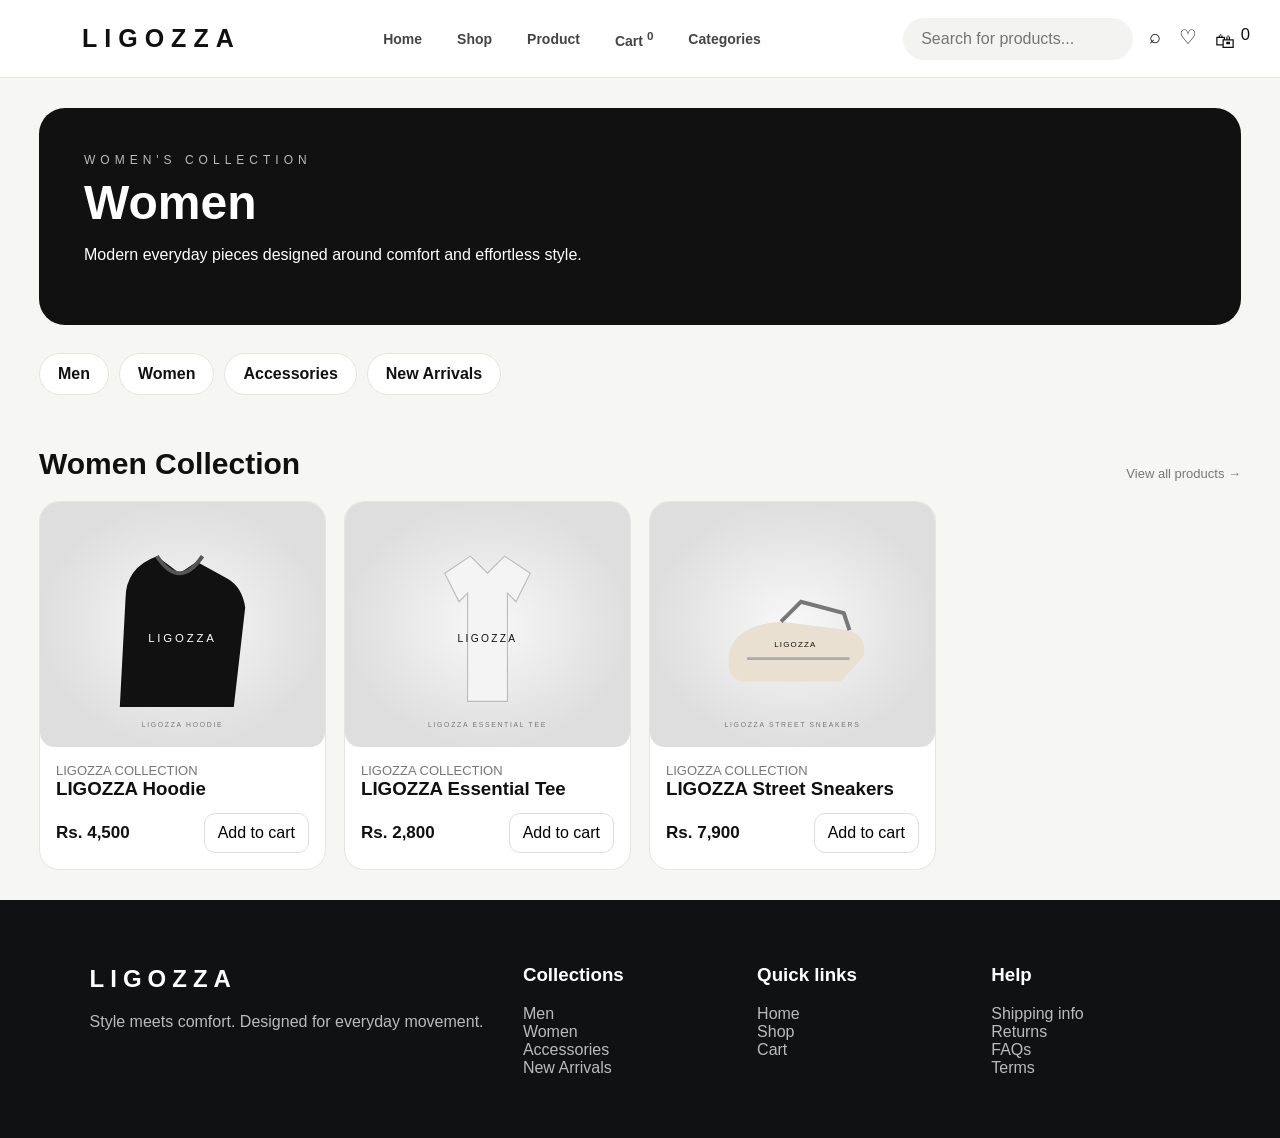
<file: LIGOZZA-full-source/LIGOZZA/women.html>
<!doctype html><html lang="en"><head><meta charset="utf-8"><meta name="viewport" content="width=device-width,initial-scale=1"><title>Women — LIGOZZA</title><link rel="stylesheet" href="styles.css"></head><body><header class="header">
  <a class="logo" href="index.html">LIGOZZA</a>
  <nav class="top-nav">
    <a href="index.html">Home</a>
    <a href="shop.html">Shop</a>
    <a href="product.html">Product</a>
    <a href="cart.html">Cart <sup data-cart-count>0</sup></a>
    <a href="categories.html">Categories</a>
  </nav>
  <div class="header-tools"><input class="search" placeholder="Search for products..." onkeydown="if(event.key==='Enter')location='shop.html'"><div class="icons"><a href="shop.html">⌕</a><a href="cart.html">♡</a><a href="cart.html">🛍 <sup data-cart-count>0</sup></a></div></div>
</header><main class="container">
<section class="category-banner">
  <div class="eyebrow">WOMEN'S COLLECTION</div>
  <h1>Women</h1>
  <p>Modern everyday pieces designed around comfort and effortless style.</p>
</section>
<div class="category-nav">
  <a href="men.html">Men</a>
  <a href="women.html">Women</a>
  <a href="accessories.html">Accessories</a>
  <a href="new-arrivals.html">New Arrivals</a>
</div>
<div class="section-head"><h2>Women Collection</h2><a class="muted" href="shop.html">View all products →</a></div>
<div id="category-products" class="grid"></div>
</main>
<script>
window.LIGOZZA_CATEGORY_IDS = "hoodie,tee,sneakers".split(",");
</script><footer class="footer"><div><h2 style="color:#fff;letter-spacing:6px">LIGOZZA</h2><p>Style meets comfort. Designed for everyday movement.</p></div><div><h3>Collections</h3><p><a href="men.html">Men</a><br><a href="women.html">Women</a><br><a href="accessories.html">Accessories</a><br><a href="new-arrivals.html">New Arrivals</a></p></div><div><h3>Quick links</h3><p><a href="index.html">Home</a><br><a href="shop.html">Shop</a><br><a href="cart.html">Cart</a></p></div><div><h3>Help</h3><p>Shipping info<br>Returns<br>FAQs<br>Terms</p></div></footer><script src="app.js"></script></body></html>
</file>
<file: LIGOZZA-full-source/LIGOZZA/styles.css>
:root{--bg:#f6f6f4;--ink:#101010;--muted:#777;--line:#e5e5e2;--card:#fff;--accent:#111;--radius:22px}
*{box-sizing:border-box}html{scroll-behavior:smooth}body{margin:0;background:var(--bg);color:var(--ink);font-family:Inter,Arial,sans-serif}a{text-decoration:none;color:inherit}button,input{font:inherit}
.menu-btn{position:fixed;z-index:30;left:18px;top:18px;width:48px;height:48px;border:0;border-radius:14px;background:#111;color:#fff;font-size:25px;cursor:pointer}
.drawer{position:fixed;z-index:25;left:0;top:0;bottom:0;width:290px;background:#0d0f10;color:#fff;padding:82px 22px 24px;transform:translateX(-100%);transition:.28s;box-shadow:20px 0 50px #0002}
.drawer.open{transform:none}.drawer .brand{font-size:27px;letter-spacing:7px;font-weight:800;margin:0 0 35px 8px}.drawer a{display:flex;gap:14px;align-items:center;padding:15px 12px;border-radius:12px;color:#ddd;margin:3px 0}.drawer a:hover,.drawer a.active{background:#202428;color:#fff}.drawer .small{font-size:12px;color:#8f8f8f;margin:35px 10px 8px}
.header{height:78px;display:flex;align-items:center;justify-content:space-between;padding:0 38px 0 82px;background:#fff;border-bottom:1px solid var(--line);position:sticky;top:0;z-index:15}.logo{font-size:25px;letter-spacing:7px;font-weight:900}.search{width:min(430px,45vw);background:#f3f3f2;border-radius:30px;padding:12px 18px;border:0;outline:0}.icons{display:flex;gap:18px;font-size:20px}.container{max-width:1250px;margin:auto;padding:30px 24px}.hero{min-height:540px;border-radius:28px;overflow:hidden;position:relative;background:#111;display:flex;align-items:center}.hero img{position:absolute;inset:0;width:100%;height:100%;object-fit:cover;opacity:.9}.hero:after{content:"";position:absolute;inset:0;background:linear-gradient(90deg,#050505d9 0%,#05050572 42%,#05050500 75%)}.hero-copy{position:relative;z-index:2;color:#fff;max-width:620px;padding:60px}.eyebrow{font-size:12px;letter-spacing:5px;text-transform:uppercase;color:#bbb}.hero h1{font-size:clamp(48px,7vw,88px);letter-spacing:8px;margin:15px 0 10px}.hero p{font-size:18px;color:#ddd;line-height:1.6}.btn{display:inline-flex;align-items:center;gap:9px;border:0;background:#111;color:#fff;padding:14px 20px;border-radius:14px;cursor:pointer;font-weight:700}.btn.light{background:#fff;color:#111}.section-head{display:flex;align-items:end;justify-content:space-between;margin:52px 0 20px}.section-head h2{margin:0;font-size:30px}.grid{display:grid;grid-template-columns:repeat(4,1fr);gap:18px}.cat,.product{background:#fff;border:1px solid var(--line);border-radius:20px;overflow:hidden}.cat img,.product img{width:100%;display:block}.cat .pad,.product .pad{padding:16px}.cat h3,.product h3{margin:0 0 6px}.muted{color:var(--muted);font-size:13px}.price{font-weight:800;font-size:17px}.product .row{display:flex;justify-content:space-between;align-items:center;gap:10px;margin-top:13px}.mini-btn{border:1px solid #ddd;background:#fff;padding:10px 13px;border-radius:11px;cursor:pointer}.newsletter{margin:60px 0;background:#111;color:#fff;border-radius:26px;padding:45px;display:flex;justify-content:space-between;gap:30px;align-items:center}.newsletter input{padding:14px;border-radius:12px;border:0;width:260px}.footer{background:#101112;color:#bbb;padding:45px 7%;display:grid;grid-template-columns:2fr 1fr 1fr 1fr;gap:35px}.footer h3{color:#fff}.page-title{padding:45px 0 20px}.filters{display:flex;gap:10px;flex-wrap:wrap;margin-bottom:20px}.filter{padding:10px 14px;border:1px solid #ddd;border-radius:20px;background:#fff}.detail{display:grid;grid-template-columns:1.1fr 1fr;gap:40px;align-items:start}.detail-img{background:#fff;border-radius:28px;overflow:hidden}.detail-img img{width:100%;display:block}.detail h1{font-size:45px;margin:5px 0 10px}.rating{letter-spacing:3px}.qty{display:inline-flex;border:1px solid #ddd;border-radius:12px;overflow:hidden;margin-right:10px}.qty button,.qty span{border:0;background:#fff;padding:13px 17px}.option{display:flex;gap:8px;flex-wrap:wrap}.option button{border:1px solid #ddd;background:#fff;padding:11px 15px;border-radius:10px}.option button.selected{border-color:#111;background:#111;color:#fff}.cart-row{display:grid;grid-template-columns:100px 1fr auto auto;gap:20px;align-items:center;background:#fff;border:1px solid var(--line);padding:15px;border-radius:18px;margin-bottom:12px}.cart-row img{width:100px;border-radius:12px}.summary{background:#fff;border:1px solid var(--line);border-radius:20px;padding:24px;position:sticky;top:100px}.cart-layout{display:grid;grid-template-columns:1.6fr .8fr;gap:25px}.empty{text-align:center;padding:80px 20px;background:#fff;border-radius:22px}
@media(max-width:900px){.grid{grid-template-columns:repeat(2,1fr)}.detail,.cart-layout{grid-template-columns:1fr}.footer{grid-template-columns:1fr 1fr}.hero-copy{padding:35px}.header{padding-left:78px}.search{display:none}}
@media(max-width:560px){.grid{grid-template-columns:1fr}.footer{grid-template-columns:1fr}.newsletter{flex-direction:column;align-items:flex-start}.newsletter form{width:100%}.newsletter input{width:65%}.cart-row{grid-template-columns:75px 1fr}.cart-row img{width:75px}.cart-row .price,.cart-row .remove{grid-column:2}.detail h1{font-size:34px}}

/* Horizontal top navigation update */
.header{gap:28px;padding-left:82px;padding-right:30px}
.top-nav{display:flex;align-items:center;justify-content:center;gap:7px;flex:1}
.top-nav a{padding:10px 14px;border-radius:10px;font-size:14px;font-weight:700;color:#444}
.top-nav a:hover{background:#111;color:#fff}
.header-tools{display:flex;align-items:center;gap:16px}
.header-tools .search{width:230px}
@media(max-width:1050px){.top-nav{gap:0}.top-nav a{padding:9px 8px}.header-tools .search{width:170px}}
@media(max-width:760px){.top-nav{display:none}.header-tools .search{display:none}.header{padding-left:78px}}
.category-banner{background:#111;color:#fff;border-radius:26px;padding:45px;margin-bottom:28px}
.category-banner h1{font-size:48px;margin:8px 0}.category-grid{display:grid;grid-template-columns:repeat(4,1fr);gap:18px}
.category-card{background:#fff;border:1px solid var(--line);border-radius:22px;overflow:hidden;transition:.2s}
.category-card:hover{transform:translateY(-4px);box-shadow:0 15px 35px #00000010}
.category-card img{width:100%;display:block}.category-card .pad{padding:18px}
.category-card h2{margin:0 0 5px}
@media(max-width:900px){.category-grid{grid-template-columns:repeat(2,1fr)}}
@media(max-width:560px){.category-grid{grid-template-columns:1fr}.category-banner h1{font-size:38px}}

.category-nav{display:flex;gap:10px;flex-wrap:wrap;margin:20px 0 35px}
.category-nav a{background:#fff;border:1px solid var(--line);padding:11px 18px;border-radius:30px;font-weight:700}
.category-nav a:hover{background:#111;color:#fff}
</file>
